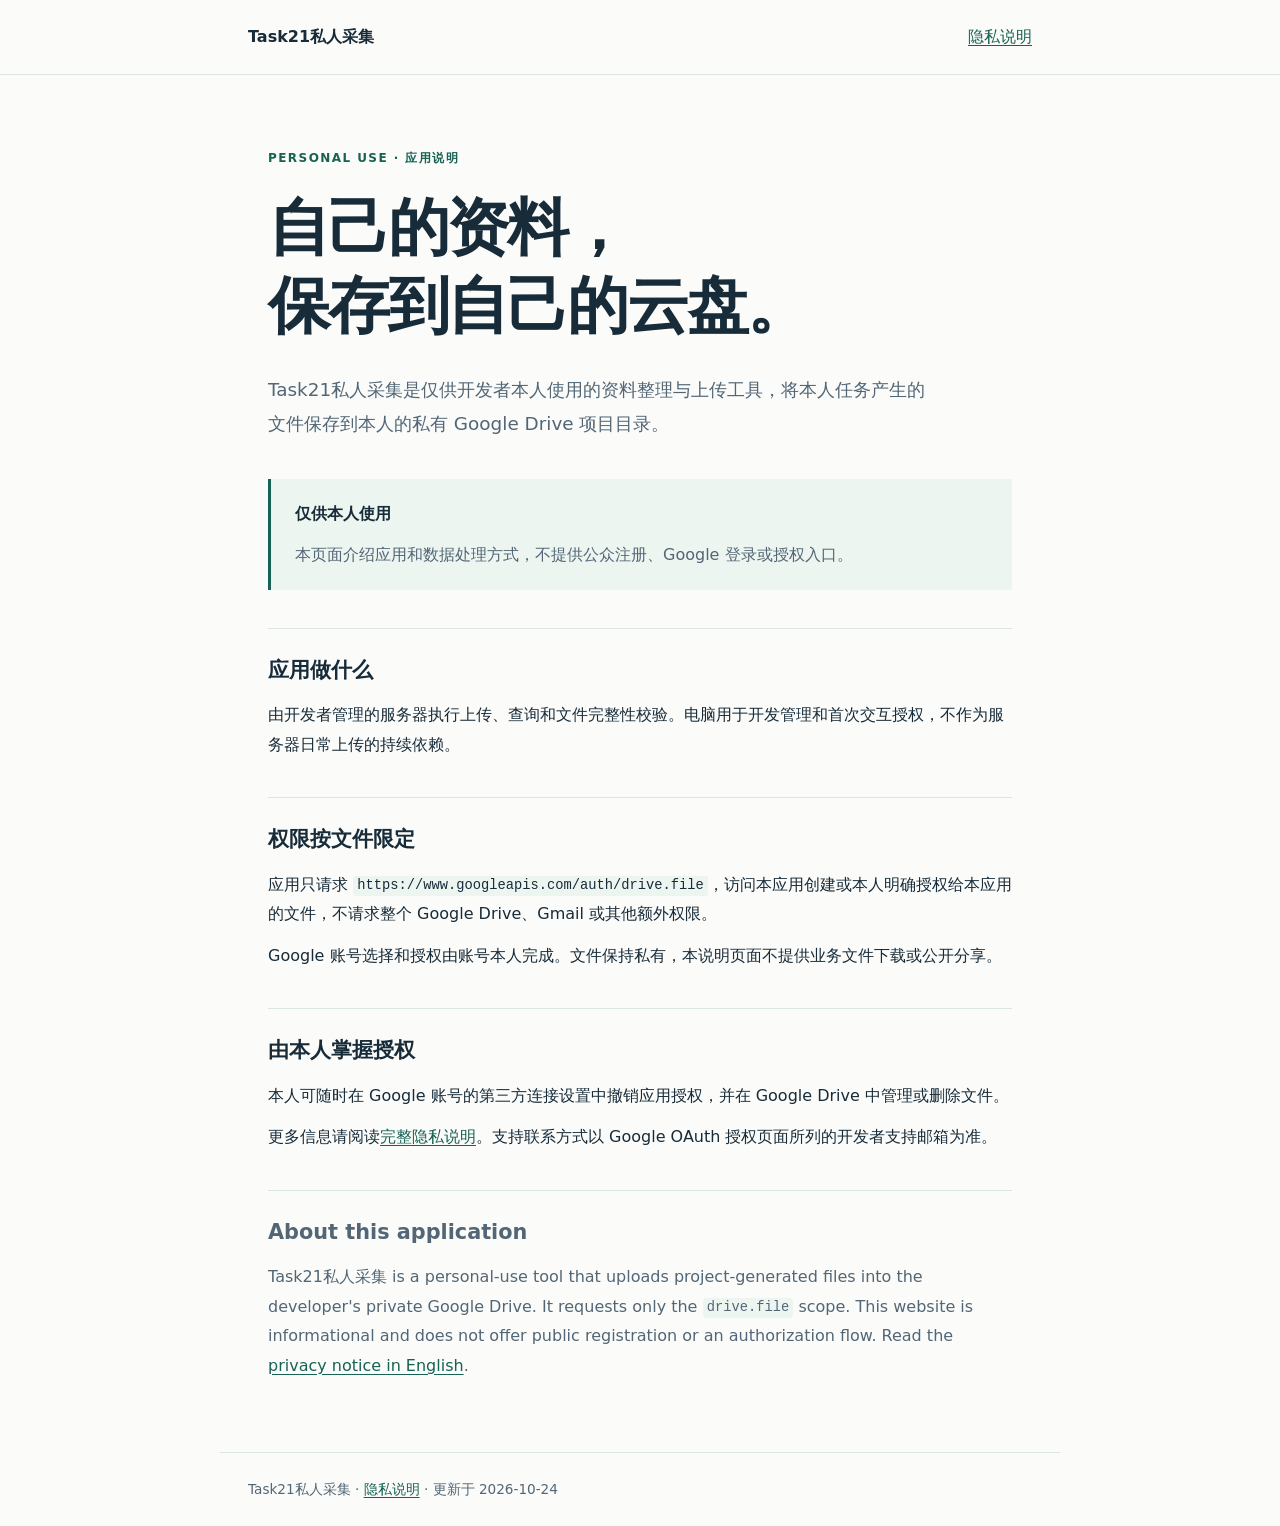
<file: index.html>
<!doctype html>
<html lang="zh-CN">
<head>
  <meta charset="utf-8">
  <meta name="viewport" content="width=device-width,initial-scale=1">
  <meta name="description" content="Task21私人采集：仅供开发者本人使用的资料整理与私有云盘上传工具。">
  <title>Task21私人采集 · 应用说明</title>
  <link rel="stylesheet" href="style.css">
</head>
<body>
  <header><nav aria-label="主导航"><a class="brand" href="index.html">Task21私人采集</a><a href="privacy.html">隐私说明</a></nav></header>
  <main>
    <p class="eyebrow">PERSONAL USE · 应用说明</p>
    <h1>自己的资料，<br>保存到自己的云盘。</h1>
    <p class="lead">Task21私人采集是仅供开发者本人使用的资料整理与上传工具，将本人任务产生的文件保存到本人的私有 Google Drive 项目目录。</p>
    <aside><strong>仅供本人使用</strong><p>本页面介绍应用和数据处理方式，不提供公众注册、Google 登录或授权入口。</p></aside>
    <section aria-labelledby="purpose"><h2 id="purpose">应用做什么</h2><p>由开发者管理的服务器执行上传、查询和文件完整性校验。电脑用于开发管理和首次交互授权，不作为服务器日常上传的持续依赖。</p></section>
    <section aria-labelledby="access"><h2 id="access">权限按文件限定</h2><p>应用只请求 <code>https://www.googleapis.com/auth/drive.file</code>，访问本应用创建或本人明确授权给本应用的文件，不请求整个 Google Drive、Gmail 或其他额外权限。</p><p>Google 账号选择和授权由账号本人完成。文件保持私有，本说明页面不提供业务文件下载或公开分享。</p></section>
    <section aria-labelledby="control"><h2 id="control">由本人掌握授权</h2><p>本人可随时在 Google 账号的第三方连接设置中撤销应用授权，并在 Google Drive 中管理或删除文件。</p><p>更多信息请阅读<a href="privacy.html">完整隐私说明</a>。支持联系方式以 Google OAuth 授权页面所列的开发者支持邮箱为准。</p></section>
    <section class="english" lang="en" aria-labelledby="english"><h2 id="english">About this application</h2><p>Task21私人采集 is a personal-use tool that uploads project-generated files into the developer's private Google Drive. It requests only the <code>drive.file</code> scope. This website is informational and does not offer public registration or an authorization flow. Read the <a href="privacy.html#english">privacy notice in English</a>.</p></section>
  </main>
  <footer>Task21私人采集 · <a href="privacy.html">隐私说明</a> · 更新于 2026-10-24</footer>
</body>
</html>
</file>
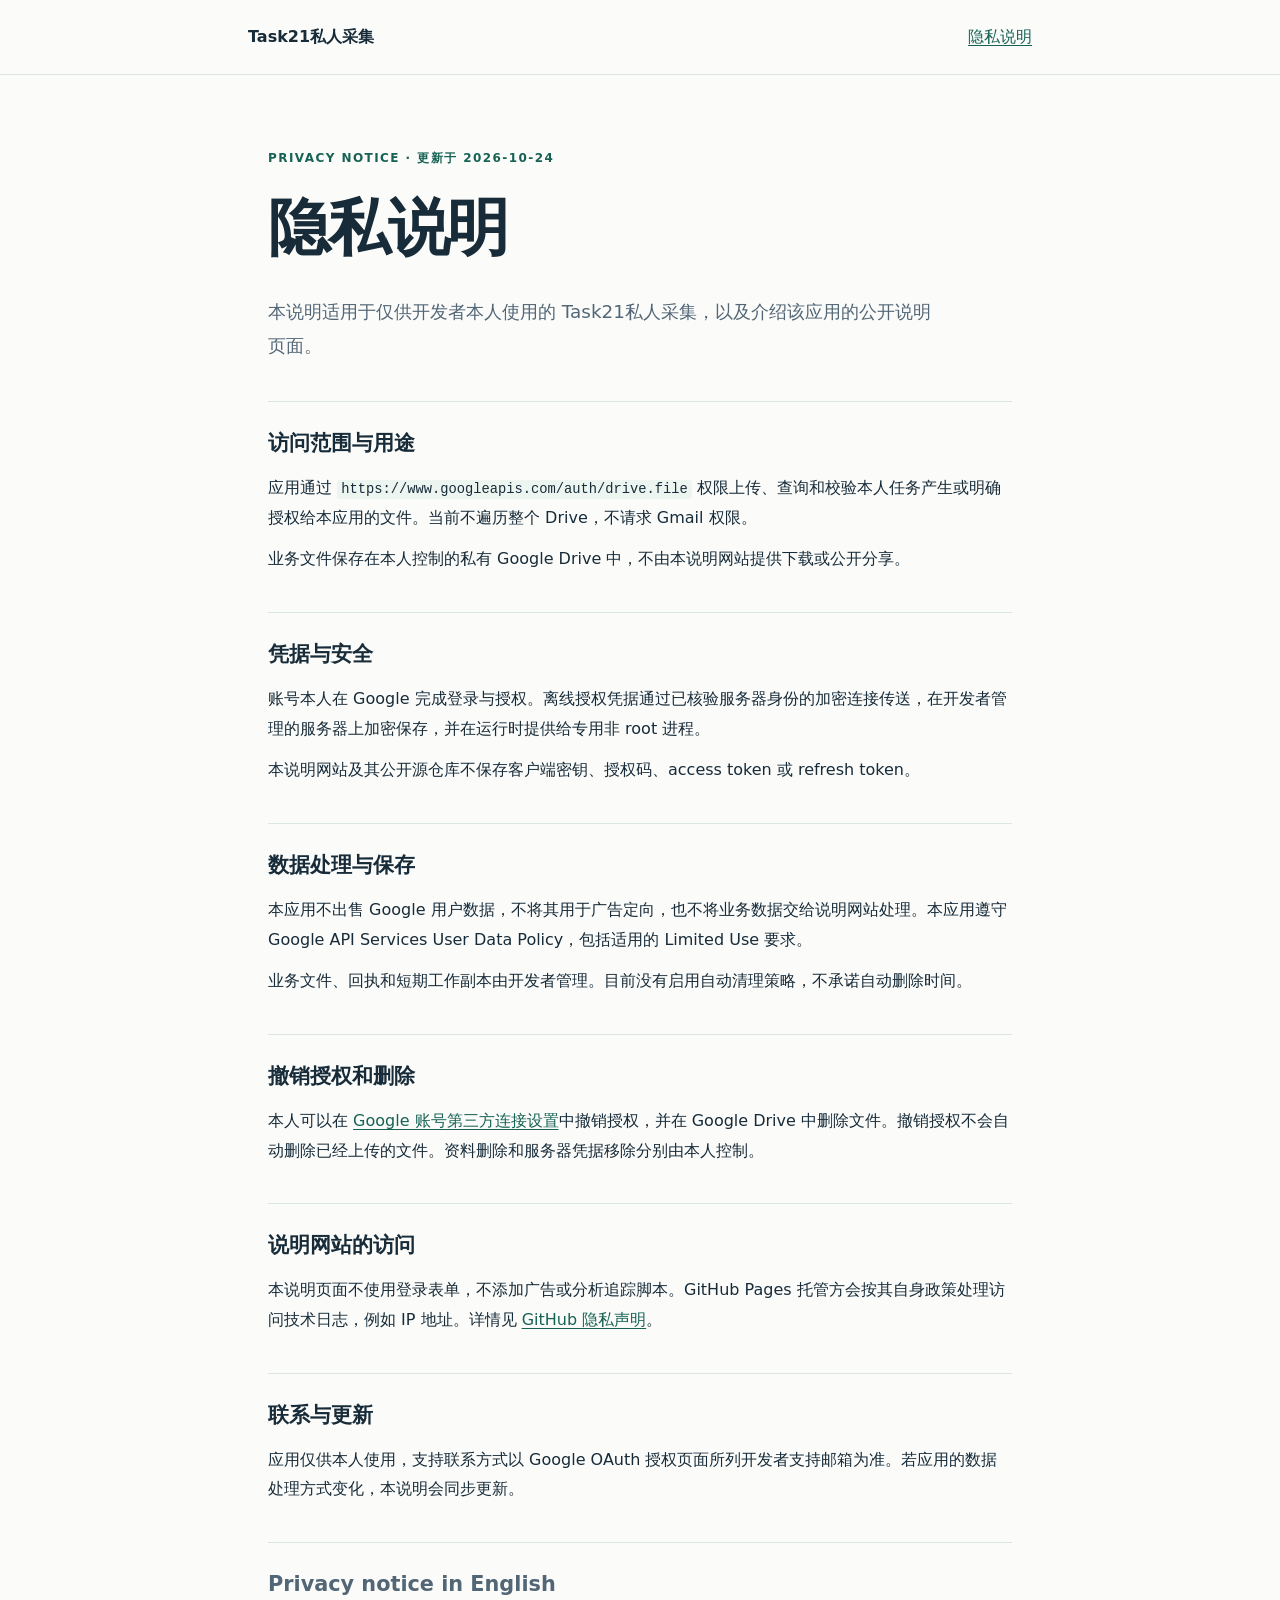
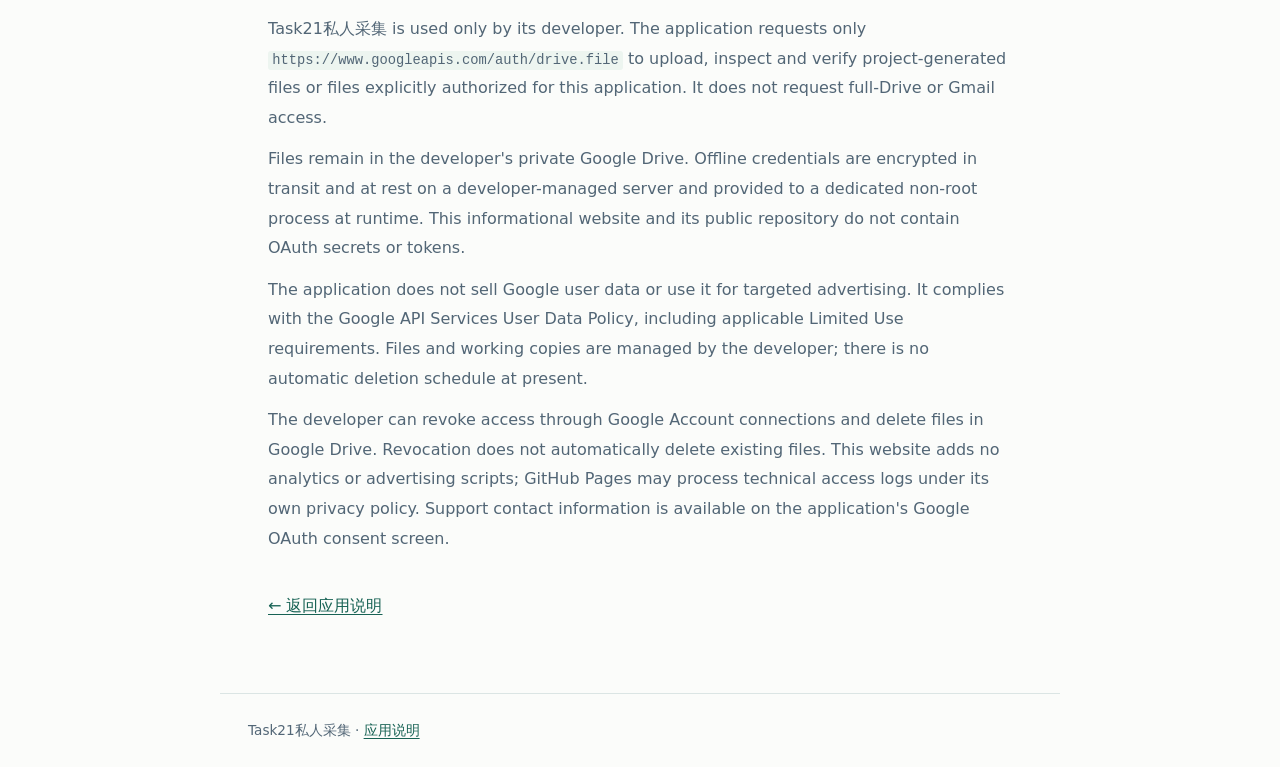
<file: privacy.html>
<!doctype html>
<html lang="zh-CN">
<head>
  <meta charset="utf-8">
  <meta name="viewport" content="width=device-width,initial-scale=1">
  <meta name="description" content="Task21私人采集的 Google Drive 权限、用途、凭据保存和授权撤销说明。">
  <title>隐私说明 · Task21私人采集</title>
  <link rel="stylesheet" href="style.css">
</head>
<body>
  <header><nav aria-label="主导航"><a class="brand" href="index.html">Task21私人采集</a><a href="privacy.html" aria-current="page">隐私说明</a></nav></header>
  <main>
    <p class="eyebrow">PRIVACY NOTICE · 更新于 2026-10-24</p>
    <h1>隐私说明</h1>
    <p class="lead">本说明适用于仅供开发者本人使用的 Task21私人采集，以及介绍该应用的公开说明页面。</p>
    <section><h2>访问范围与用途</h2><p>应用通过 <code>https://www.googleapis.com/auth/drive.file</code> 权限上传、查询和校验本人任务产生或明确授权给本应用的文件。当前不遍历整个 Drive，不请求 Gmail 权限。</p><p>业务文件保存在本人控制的私有 Google Drive 中，不由本说明网站提供下载或公开分享。</p></section>
    <section><h2>凭据与安全</h2><p>账号本人在 Google 完成登录与授权。离线授权凭据通过已核验服务器身份的加密连接传送，在开发者管理的服务器上加密保存，并在运行时提供给专用非 root 进程。</p><p>本说明网站及其公开源仓库不保存客户端密钥、授权码、access token 或 refresh token。</p></section>
    <section><h2>数据处理与保存</h2><p>本应用不出售 Google 用户数据，不将其用于广告定向，也不将业务数据交给说明网站处理。本应用遵守 Google API Services User Data Policy，包括适用的 Limited Use 要求。</p><p>业务文件、回执和短期工作副本由开发者管理。目前没有启用自动清理策略，不承诺自动删除时间。</p></section>
    <section><h2>撤销授权和删除</h2><p>本人可以在 <a href="https://myaccount.google.com/connections">Google 账号第三方连接设置</a>中撤销授权，并在 Google Drive 中删除文件。撤销授权不会自动删除已经上传的文件。资料删除和服务器凭据移除分别由本人控制。</p></section>
    <section><h2>说明网站的访问</h2><p>本说明页面不使用登录表单，不添加广告或分析追踪脚本。GitHub Pages 托管方会按其自身政策处理访问技术日志，例如 IP 地址。详情见 <a href="https://docs.github.com/en/site-policy/privacy-policies/github-general-privacy-statement">GitHub 隐私声明</a>。</p></section>
    <section><h2>联系与更新</h2><p>应用仅供本人使用，支持联系方式以 Google OAuth 授权页面所列开发者支持邮箱为准。若应用的数据处理方式变化，本说明会同步更新。</p></section>
    <section id="english" class="english" lang="en"><h2>Privacy notice in English</h2><p>Task21私人采集 is used only by its developer. The application requests only <code>https://www.googleapis.com/auth/drive.file</code> to upload, inspect and verify project-generated files or files explicitly authorized for this application. It does not request full-Drive or Gmail access.</p><p>Files remain in the developer's private Google Drive. Offline credentials are encrypted in transit and at rest on a developer-managed server and provided to a dedicated non-root process at runtime. This informational website and its public repository do not contain OAuth secrets or tokens.</p><p>The application does not sell Google user data or use it for targeted advertising. It complies with the Google API Services User Data Policy, including applicable Limited Use requirements. Files and working copies are managed by the developer; there is no automatic deletion schedule at present.</p><p>The developer can revoke access through Google Account connections and delete files in Google Drive. Revocation does not automatically delete existing files. This website adds no analytics or advertising scripts; GitHub Pages may process technical access logs under its own privacy policy. Support contact information is available on the application's Google OAuth consent screen.</p></section>
    <p><a href="index.html">← 返回应用说明</a></p>
  </main>
  <footer>Task21私人采集 · <a href="index.html">应用说明</a></footer>
</body>
</html>
</file>
<file: style.css>
:root{color-scheme:light;--ink:#172b39;--muted:#526676;--accent:#176254;--line:#dbe5e4;--paper:#fbfcfa;--soft:#edf5f0}
*{box-sizing:border-box}body{margin:0;background:var(--paper);color:var(--ink);font-family:system-ui,-apple-system,"Segoe UI","Microsoft YaHei",sans-serif;line-height:1.85}a{color:var(--accent);text-underline-offset:.2em}a:focus-visible{outline:3px solid #c27c22;outline-offset:5px}header{border-bottom:1px solid var(--line)}nav{max-width:840px;margin:auto;padding:22px 28px;display:flex;justify-content:space-between;align-items:center;gap:24px}.brand{font-weight:720;color:var(--ink);text-decoration:none}main{max-width:800px;margin:72px auto;padding:0 28px}.eyebrow{font-size:.75rem;letter-spacing:.12em;color:var(--accent);font-weight:700}h1{font-size:clamp(2.3rem,6vw,3.9rem);line-height:1.25;letter-spacing:-.035em;margin:20px 0 28px}h2{font-size:1.3rem;line-height:1.5;margin:0 0 14px}.lead{font-size:1.15rem;color:var(--muted);max-width:670px}p{margin:12px 0}aside{border-left:3px solid var(--accent);background:var(--soft);padding:20px 24px;margin:38px 0}aside p{margin-bottom:0;color:var(--muted)}section{margin:38px 0;padding-top:26px;border-top:1px solid var(--line)}code{font-family:ui-monospace,Consolas,monospace;font-size:.86em;overflow-wrap:anywhere;background:var(--soft);padding:.16em .3em;border-radius:3px}.english{color:var(--muted)}footer{max-width:840px;margin:50px auto 0;padding:24px 28px;border-top:1px solid var(--line);font-size:.85rem;color:var(--muted)}@media(max-width:600px){nav{padding:18px 20px;gap:12px;font-size:.9rem}main{margin:42px auto;padding:0 20px}aside{padding:16px 18px}footer{padding:22px 20px}}
</file>
